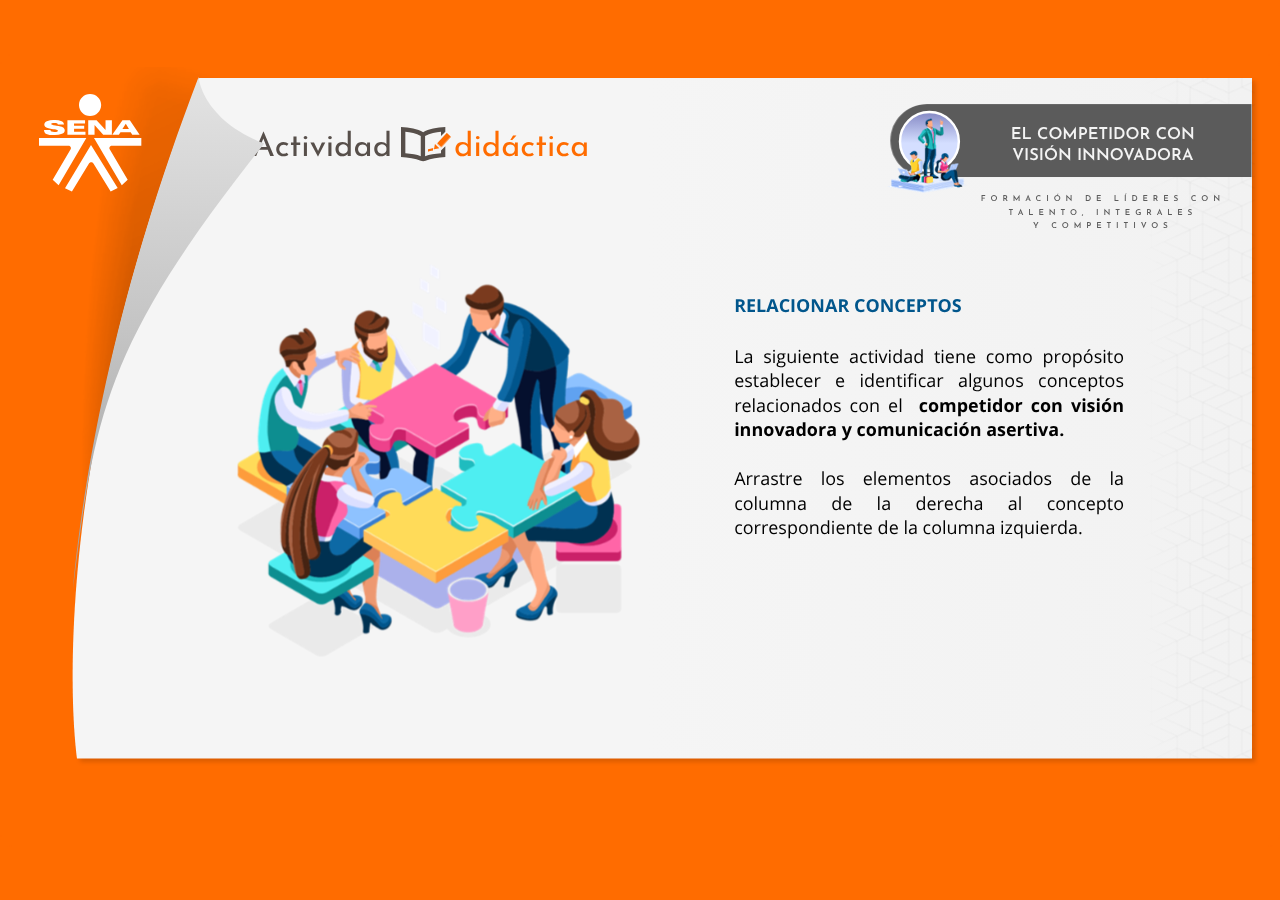
<file: public/media/actividad-1/index.html>
<!DOCTYPE html>
<html lang="es">
<head>
  <meta charset="utf-8">
  <!-- Creado con Storyline 360 - http://www.articulate.com  -->
  <!-- version: 3.42.22792.0 -->
  <title>SENA - Actividad Did&#225;ctica 01</title>
  <meta http-equiv="x-ua-compatible" content="IE=edge" />
  <link rel="icon" type="image/svg+xml" href="../../assets/images/logos/senaLogo.svg">
  <meta name="viewport" content="width=device-width, initial-scale=1.0, user-scalable=no, shrink-to-fit=no, minimal-ui" />
  <meta name="apple-mobile-web-app-capable" content="yes" />
  <style>
    html, body { height: 100%; padding: 0; margin: 0 }
    #app { height: 100%; width: 100%; }
  </style>
  
  <script>window.THREE = { };</script>
</head>
<body style="background: #FF6C00" class="cs-HTML theme-classic">
  <!-- 360 -->
  <script>!function(e){function n(e,i){return e.test(i)}function i(e){var i=e||navigator.userAgent,o=i.split("[FBAN");if(void 0!==o[1]&&(i=o[0]),this.apple={phone:n(t,i),ipod:n(d,i),tablet:!n(t,i)&&n(s,i),device:n(t,i)||n(d,i)||n(s,i)},this.amazon={phone:n(h,i),tablet:!n(h,i)&&n(a,i),device:n(h,i)||n(a,i)},this.android={phone:n(h,i)||n(b,i),tablet:!n(h,i)&&!n(b,i)&&(n(a,i)||n(r,i)),device:n(h,i)||n(a,i)||n(b,i)||n(r,i)},this.windows={phone:n(l,i),tablet:n(p,i),device:n(l,i)||n(p,i)},this.other={blackberry:n(f,i),blackberry10:n(u,i),opera:n(c,i),firefox:n(A,i),chrome:n(w,i),device:n(f,i)||n(u,i)||n(c,i)||n(A,i)||n(w,i)},this.seven_inch=n(v,i),this.any=this.apple.device||this.android.device||this.windows.device||this.other.device||this.seven_inch,this.phone=this.apple.phone||this.android.phone||this.windows.phone,this.tablet=this.apple.tablet||this.android.tablet||this.windows.tablet,"undefined"==typeof window)return this}function o(){var e=new i;return e.Class=i,e}var t=/iPhone/i,d=/iPod/i,s=/iPad/i,b=/(?=.*\bAndroid\b)(?=.*\bMobile\b)/i,r=/Android/i,h=/(?=.*\bAndroid\b)(?=.*\bSD4930UR\b)/i,a=/(?=.*\bAndroid\b)(?=.*\b(?:KFOT|KFTT|KFJWI|KFJWA|KFSOWI|KFTHWI|KFTHWA|KFAPWI|KFAPWA|KFARWI|KFASWI|KFSAWI|KFSAWA)\b)/i,l=/IEMobile/i,p=/(?=.*\bWindows\b)(?=.*\bARM\b)/i,f=/BlackBerry/i,u=/BB10/i,c=/Opera Mini/i,w=/(CriOS|Chrome)(?=.*\bMobile\b)/i,A=/(?=.*\bFirefox\b)(?=.*\bMobile\b)/i,v=new RegExp("(?:Nexus 7|BNTV250|Kindle Fire|Silk|GT-P1000)","i");"undefined"!=typeof module&&module.exports&&"undefined"==typeof window?module.exports=i:"undefined"!=typeof module&&module.exports&&"undefined"!=typeof window?module.exports=o():"function"==typeof define&&define.amd?define("isMobile",[],e.isMobile=o()):e.isMobile=o()}(this);
    window.isMobile.apple.tablet = window.isMobile.apple.tablet ||
      (navigator.platform === 'MacIntel' && navigator.maxTouchPoints > 1);
    window.isMobile.apple.device = window.isMobile.apple.device || window.isMobile.apple.tablet;
    window.isMobile.tablet = window.isMobile.tablet || window.isMobile.apple.tablet;
    window.isMobile.any = window.isMobile.any || window.isMobile.apple.tablet;
  </script>

  <div id="focus-sink" aria-hidden="true" tabIndex="-1"></div>

  <div id="preso"></div>
  <script>
    window.DS = {};
    window.globals = {
      DATA_PATH_BASE: '',
      HAS_FRAME: true,
      HAS_SLIDE: true,

      lmsPresent: false,
      tinCanPresent: false,
      cmi5Present: false,
      aoSupport: false,
      scale: 'show all',
      captureRc: false,
      browserSize: 'optimal',
      bgColor: '#FF6C00',
      features: '',
      themeName: 'classic',
      preloaderColor: '#FFFFFF',
      suppressAnalytics: false,
      productChannel: 'stable',
      publishSource: 'storyline',
      aid: 'aid|942dc008-53e3-4bf8-be6b-c91d208d2bb5',
      cid: 'fd4fcdb6-d3c5-4390-a3dd-eb095a2bc740',
      playerVersion: '3.42.22792.0',
      maxIosVideoElements: 5,

      
      parseParams: function(qs) {
        if (window.globals.parsedParams != null) {
          return window.globals.parsedParams;
        }
        qs = (qs || window.location.search.substr(1)).split('+').join(' ');
        var params = {},
            tokens,
            re = /[?&]?([^=]+)=([^&]*)/g;

        while (tokens = re.exec(qs)) {
          params[decodeURIComponent(tokens[1]).trim()] =
            decodeURIComponent(tokens[2]).trim();
        }
        window.globals.parsedParams = params;
        return params;
      }

    };

    (function() {

      var classTypes = [ 'desktop', 'mobile', 'phone', 'tablet' ];

      var addDeviceClasses = function(prefix, testObj) {
        var curr, i;
        for (i = 0; i < classTypes.length; i++) {
          curr = classTypes[i];
          if (testObj[curr]) {
            document.body.classList.add(prefix + curr);
          }
        }
      };

      var params = window.globals.parseParams(),
          isDevicePreview = params.devicepreview === '1',
          isPhoneOverride = params.deviceType === 'phone' || (isDevicePreview && params.phone == '1'),
          isTabletOverride = (params.deviceType === 'tablet' || isDevicePreview) && !isPhoneOverride,
          isMobileOverride = isPhoneOverride || isTabletOverride;

      var deviceView = {
        desktop: !window.isMobile.any && !isMobileOverride,
        mobile: window.isMobile.any || isMobileOverride,
        phone: isPhoneOverride || (window.isMobile.phone && !isTabletOverride),
        tablet: isTabletOverride || window.isMobile.tablet
      };

      window.globals.deviceView = deviceView;
      window.isMobile.desktop = !window.isMobile.any;
      window.isMobile.mobile = window.isMobile.any;

      addDeviceClasses('view-', deviceView);

    })();
  </script>
  
  <script src='story_content/user.js' type=text/javascript></script>
  <div class="slide-loader"></div>

  <script type="text/javascript">
    if (window.globals.deviceView.isMobile) { var doc = document, loader = doc.body.querySelector('.slide-loader'); [ 1, 2, 3 ].forEach(function(n) { var d = doc.createElement('div'); d.style.backgroundColor = window.globals.preloaderColor; d.classList.add('mobile-loader-dot'); d.classList.add('dot' + n); loader.appendChild(d); }); }
  </script>

  <div class="mobile-load-title-overlay" style="display: none">
    <div class="mobile-load-title">SENA - Actividad Did&#225;ctica 01</div>
  </div>

  <div class="mobile-chrome-warning"></div>

  <script>
    
    if (window.autoSpider && window.vInterfaceObject) {
      document.querySelector('.mobile-load-title-overlay').style.display = 'none';
    }
  </script>

  

  <link rel="stylesheet" href="html5/data/css/output.min.css" data-noprefix />
</body>
<script src="html5/lib/scripts/ds-bootstrap.min.js"></script>
</html>
</file>
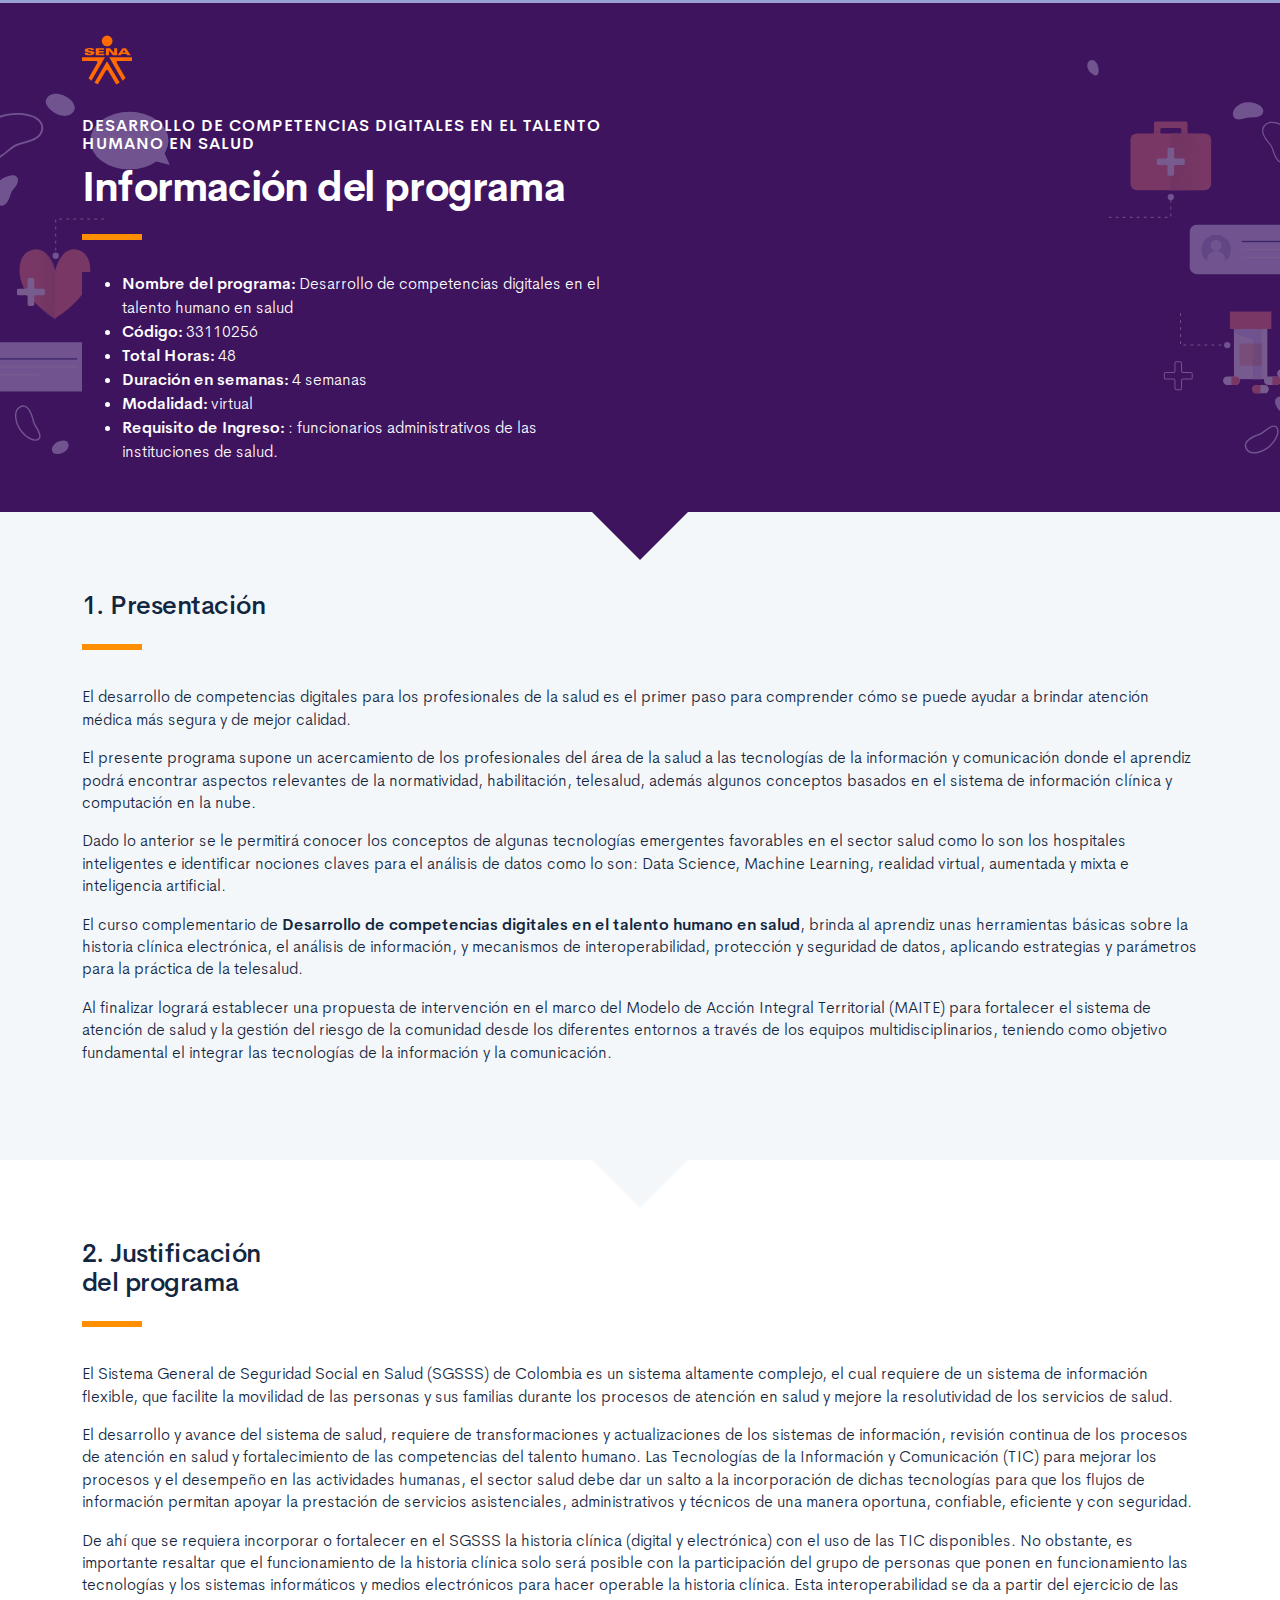
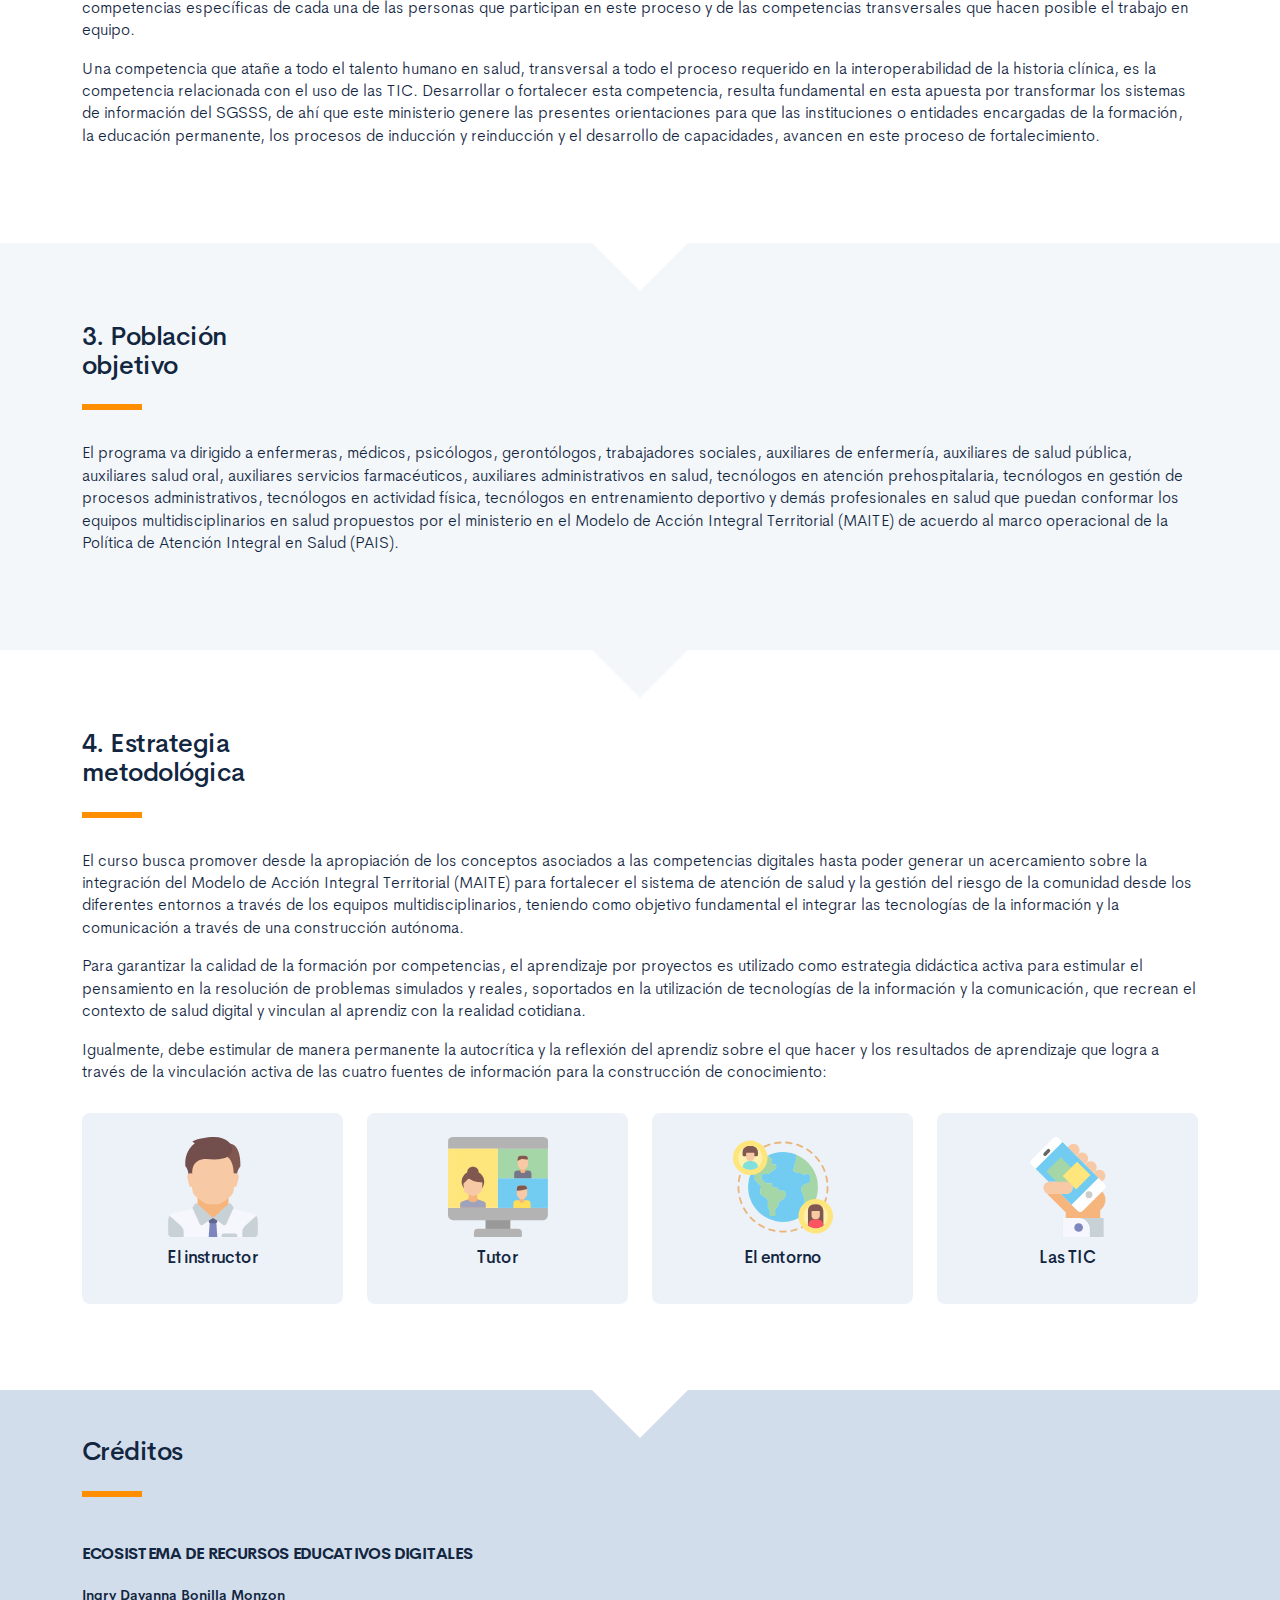
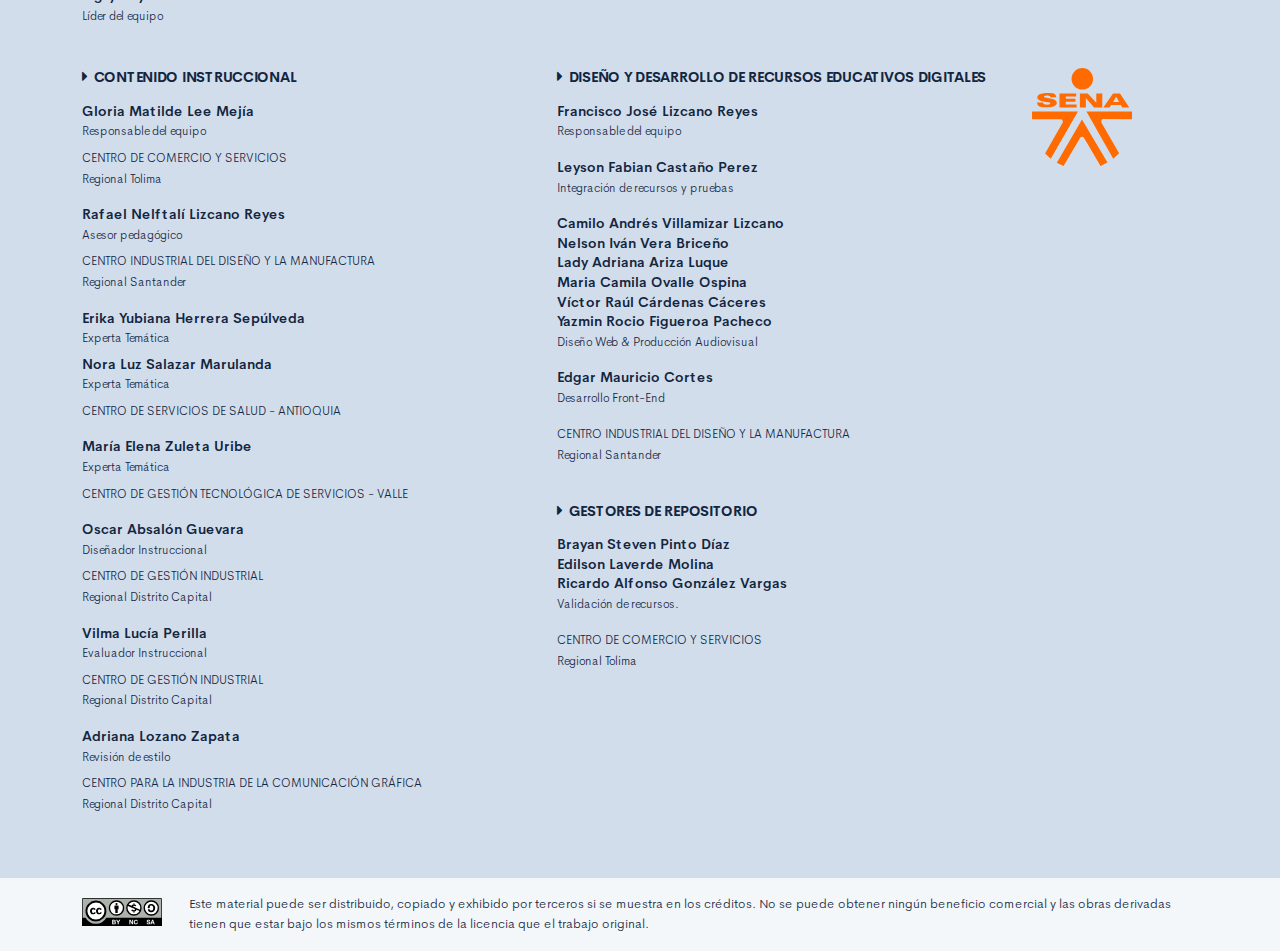
<file: public/info.html>
<!DOCTYPE html>
<html lang="es">
    <head>
        <meta charset="UTF-8">
        <meta name="viewport" content="width=device-width, user-scalable=no, initial-scale=1.0, maximum-scale=1.0, minimum-scale=1.0">
        <title>Información del programa: Desarrollo de competencias digitales en el talento humano en salud</title>
        <meta meta name="description" content="Informacioón del programa Desarrollo de competencias digitales en el talento humano en salud.">
        <link rel="icon" type="image/svg+xml" href="assets/images/logos/senaLogo.svg">
        <link rel="stylesheet" href="assets/fonts/feather/feather.css">
        <link rel="stylesheet" href="assets/fonts/fontawesome/css/font-awesome.css">
        <link href="assets/css/fancybox.css" rel="stylesheet">
        <link href="assets/css/animate.css" rel="stylesheet">
        <link rel="stylesheet" href="assets/css/main.css">
    </head>
    <body class="theme-dark page-header-textura" id="page-home">
        <header class="curso-presentacion page-header" id="CursoPresentacion">
            <div class="page-textura">
                <div class="container">
                    <div class="curso-topbar justify-content-center justify-content-md-start"><a class="curso-topbar__logo"><svg xmlns="http://www.w3.org/2000/svg" width="168.273" height="164.177" viewBox="0 0 168.273 164.177">
                                <path id="SENA_LOGO" data-name="SENA LOGO" d="M85.349,1a18.09,18.09,0,1,0,18.09,18.09h0A18.1,18.1,0,0,0,85.349,1ZM25.617,42.983a33.722,33.722,0,0,0-9.386,1.024,11.156,11.156,0,0,0-5.12,2.56A5.346,5.346,0,0,0,10.086,52.2c.683,1.707,2.56,2.9,4.608,3.584,4.437,1.536,9.386,1.877,13.994,2.731a5.1,5.1,0,0,1,2.389,1.024,1.369,1.369,0,0,1-.683,2.048,9.146,9.146,0,0,1-5.291.683A8.354,8.354,0,0,1,20.5,61.244a1.962,1.962,0,0,1-.853-2.389H9.233A7.663,7.663,0,0,0,10.6,63.463a7.59,7.59,0,0,0,4.267,2.389A28.541,28.541,0,0,0,23.4,66.876,52.426,52.426,0,0,0,35,66.023a11.043,11.043,0,0,0,5.8-2.9,5.358,5.358,0,0,0-1.365-8.533,21.267,21.267,0,0,0-5.8-2.048c-3.072-.683-5.973-1.024-9.045-1.536a9.114,9.114,0,0,1-3.072-.853,1.226,1.226,0,0,1,0-2.219,9.369,9.369,0,0,1,4.437-.683,10.554,10.554,0,0,1,4.608.853A1.877,1.877,0,0,1,31.59,49.81h9.9a5.669,5.669,0,0,0-1.195-3.584A8.875,8.875,0,0,0,35.515,43.5c-3.584-.341-6.827-.512-9.9-.512Zm21.333.683V67.217H75.792V62.1H57.531V57.489H73.744V52.54H57.531V48.786H75.109v-5.12Zm47.615,0H81.253V67.217H91.322V51.346l13.824,15.872h13.824V43.666H108.9v15.7Zm42.495,0L120.676,67.217h10.581l2.56-4.267H150.2l2.389,4.267h11.776l-15.53-23.551ZM142.35,49.3l5.12,8.533h-10.41ZM.7,74.044l.171,12.8L49,86.673c2.389.512,3.925,2.048,3.413,5.8l-29.7,51.711,9.557,9.045L78.01,74.044Zm91.646,0L137.4,152.89l9.9-8.874L117.433,92.3c-.512-3.584.853-5.291,3.413-5.8l48.127.171V74.044ZM84.837,87.185,42.512,159.546l11.264,5.461,28.159-47.615a4.283,4.283,0,0,1,2.9-1.195,4.681,4.681,0,0,1,3.072,1.195l28.159,47.786,11.605-5.973Z" transform="translate(-0.7 -1)" fill="#FF6B00" />
                            </svg>
                        </a></div>
                    <div class="curso-portada">
                        <div class="row align-items-center">
                            <div class="col-12 col-lg-6">
                                <h3 class="curso-subtitulo">Desarrollo de competencias digitales en el talento humano en salud</h3>
                                <h1 class="curso-titulo">Información del programa</h1>
                                <div class="brand-line-primary"></div>
                                <p class="curso-descripcion">
                                <ul class="bg-brand-color-dark text-white">
                                    <li> <span><strong>Nombre del programa:</strong> Desarrollo de competencias digitales en el talento humano en salud</span></li>
                                    <li> <span><strong>Código:</strong> 33110256</span></li>
                                    <li> <span><strong>Total Horas:</strong> 48</span></li>
                                    <li> <span><strong>Duración en semanas:</strong> 4 semanas</span></li>
                                    <li> <span><strong>Modalidad:</strong> virtual</span></li>
                                    <li> <span><strong>Requisito de Ingreso:</strong> : funcionarios administrativos de las instituciones de salud.</span></li>
                                </ul>
                                </p>
                            </div>
                            <div class="col-12 col-lg-6">
                                <div class="embed-responsive embed-responsive-16by9"><iframe class="embed-responsive-item" width="560" height="315" src="https://www.youtube.com/embed/8jap2E157AM" frameborder="0" allow="accelerometer; autoplay; encrypted-media; gyroscope; picture-in-picture" allowfullscreen=""> </iframe></div>
                            </div>
                        </div>
                    </div>
                </div>
            </div>
        </header>
        <section class="section section-dark" id="Presentacion">
            <div class="container">
                <h1> 1. Presentación</h1>
                <div class="brand-line-primary"></div>
                <p class="mt-5">El desarrollo de competencias digitales para los profesionales de la salud es el primer paso para comprender cómo se puede ayudar a brindar atención médica más segura y de mejor calidad.</p>
                <p>El presente programa supone un acercamiento de los profesionales del área de la salud a las tecnologías de la información y comunicación donde el aprendiz podrá encontrar aspectos relevantes de la normatividad, habilitación, telesalud, además algunos conceptos basados en el sistema de información clínica y computación en la nube.</p>
                <p>Dado lo anterior se le permitirá conocer los conceptos de algunas tecnologías emergentes favorables en el sector salud como lo son los hospitales inteligentes e identificar nociones claves para el análisis de datos como lo son: Data Science, Machine Learning, realidad virtual, aumentada y mixta e inteligencia artificial. </p>
                <p>El curso complementario de <strong>Desarrollo de competencias digitales en el talento humano en salud</strong>, brinda al aprendiz unas herramientas básicas sobre la historia clínica electrónica, el análisis de información, y mecanismos de interoperabilidad, protección y seguridad de datos, aplicando estrategias y parámetros para la práctica de la telesalud.</p>
                <p>Al finalizar logrará establecer una propuesta de intervención en el marco del Modelo de Acción Integral Territorial (MAITE) para fortalecer el sistema de atención de salud y la gestión del riesgo de la comunidad desde los diferentes entornos a través de los equipos multidisciplinarios, teniendo como objetivo fundamental el integrar las tecnologías de la información y la comunicación.</p>
            </div>
        </section>
        <section class="section section-light" id="Justificacion">
            <div class="container">
                <h1> 2. Justificación<br> del programa</h1>
                <div class="brand-line-primary"></div>
                <p class="mt-5">El Sistema General de Seguridad Social en Salud (SGSSS) de Colombia es un sistema altamente complejo, el cual requiere de un sistema de información flexible, que facilite la movilidad de las personas y sus familias durante los procesos de atención en salud y mejore la resolutividad de los servicios de salud. </p>
                <p>El desarrollo y avance del sistema de salud, requiere de transformaciones y actualizaciones de los sistemas de información, revisión continua de los procesos de atención en salud y fortalecimiento de las competencias del talento humano. Las Tecnologías de la Información y Comunicación (TIC) para mejorar los procesos y el desempeño en las actividades humanas, el sector salud debe dar un salto a la incorporación de dichas tecnologías para que los flujos de información permitan apoyar la prestación de servicios asistenciales, administrativos y técnicos de una manera oportuna, confiable, eficiente y con seguridad. </p>
                <p>De ahí que se requiera incorporar o fortalecer en el SGSSS la historia clínica (digital y electrónica) con el uso de las TIC disponibles. No obstante, es importante resaltar que el funcionamiento de la historia clínica solo será posible con la participación del grupo de personas que ponen en funcionamiento las tecnologías y los sistemas informáticos y medios electrónicos para hacer operable la historia clínica. Esta interoperabilidad se da a partir del ejercicio de las competencias específicas de cada una de las personas que participan en este proceso y de las competencias transversales que hacen posible el trabajo en equipo. </p>
                <p>Una competencia que atañe a todo el talento humano en salud, transversal a todo el proceso requerido en la interoperabilidad de la historia clínica, es la competencia relacionada con el uso de las TIC. Desarrollar o fortalecer esta competencia, resulta fundamental en esta apuesta por transformar los sistemas de información del SGSSS, de ahí que este ministerio genere las presentes orientaciones para que las instituciones o entidades encargadas de la formación, la educación permanente, los procesos de inducción y reinducción y el desarrollo de capacidades, avancen en este proceso de fortalecimiento.</p>
            </div>
        </section>
        <section class="section section-dark" id="Poblacion">
            <div class="container">
                <h1> 3. Población <br>objetivo</h1>
                <div class="brand-line-primary"></div>
                <p>El programa va dirigido a enfermeras, médicos, psicólogos, gerontólogos, trabajadores sociales, auxiliares de enfermería, auxiliares de salud pública, auxiliares salud oral, auxiliares servicios farmacéuticos, auxiliares administrativos en salud, tecnólogos en atención prehospitalaria, tecnólogos en gestión de procesos administrativos, tecnólogos en actividad física, tecnólogos en entrenamiento deportivo y demás profesionales en salud que puedan conformar los equipos multidisciplinarios en salud propuestos por el ministerio en el Modelo de Acción Integral Territorial (MAITE) de acuerdo al marco operacional de la Política de Atención Integral en Salud (PAIS).</p>
            </div>
        </section>
        <section class="section section-light" id="Estrategia">
            <div class="container">
                <h1>4. Estrategia <br>metodológica</h1>
                <div class="brand-line-primary"></div>
                <p>El curso busca promover desde la apropiación de los conceptos asociados a las competencias digitales hasta poder generar un acercamiento sobre la integración del Modelo de Acción Integral Territorial (MAITE) para fortalecer el sistema de atención de salud y la gestión del riesgo de la comunidad desde los diferentes entornos a través de los equipos multidisciplinarios, teniendo como objetivo fundamental el integrar las tecnologías de la información y la comunicación a través de una construcción autónoma.</p>
                <p>Para garantizar la calidad de la formación por competencias, el aprendizaje por proyectos es utilizado como estrategia didáctica activa para estimular el pensamiento en la resolución de problemas simulados y reales, soportados en la utilización de tecnologías de la información y la comunicación, que recrean el contexto de salud digital y vinculan al aprendiz con la realidad cotidiana.</p>
                <p>Igualmente, debe estimular de manera permanente la autocrítica y la reflexión del aprendiz sobre el que hacer y los resultados de aprendizaje que logra a través de la vinculación activa de las cuatro fuentes de información para la construcción de conocimiento:</p>
                <div class="row mt-4">
                    <article class="col-md-6 col-lg-3 my-2">
                        <div class="box bg-gray-200 d-flex flex-column justify-content-center align-items-center p-4 rounded-lg"><img class="img-fluid" src="assets/images/info/tutor.svg" style="width: 100px; height: 100px;">
                            <h3 class="my-3">El instructor </h3>
                        </div>
                    </article>
                    <article class="col-md-6 col-lg-3 my-2">
                        <div class="box bg-gray-200 d-flex flex-column justify-content-center align-items-center p-4 rounded-lg"><img class="img-fluid" src="assets/images/info/colaborativo.svg" style="width: 100px; height: 100px;">
                            <h3 class="my-3">Tutor </h3>
                        </div>
                    </article>
                    <article class="col-md-6 col-lg-3 my-2">
                        <div class="box bg-gray-200 d-flex flex-column justify-content-center align-items-center p-4 rounded-lg"><img class="img-fluid" src="assets/images/info/entorno.svg" style="width: 100px; height: 100px;">
                            <h3 class="my-3">El entorno </h3>
                        </div>
                    </article>
                    <article class="col-md-6 col-lg-3 my-2">
                        <div class="box bg-gray-200 d-flex flex-column justify-content-center align-items-center p-4 rounded-lg" style="height: 100%;"><img class="img-fluid" src="assets/images/info/tic.svg" style="width: 100px; height: 100px;">
                            <h3 class="my-3">Las TIC</h3>
                        </div>
                    </article>
                </div>
            </div>
        </section>
        <footer class="footer" id="Creditos">
            <div class="container">
                <h1>Créditos </h1>
                <div class="brand-line-primary"></div>
                <div class="row">
                    <div class="col-12 col-md-5">
                        <h3 class="footer-subtitulo mb-4">ECOSISTEMA DE RECURSOS EDUCATIVOS DIGITALES </h3>
                        <p class="footer-texto mb-2"><strong>Ingry Dayanna Bonilla Monzon </strong><br /> <span class="text-small">Líder del equipo</span></p>
                    </div>
                </div>
                <div class="row mt-5">
                    <div class="col-12 col-md-5">
                        <h4 class="footer-subtitulo-2 mt-0">
                            <div class="fa fa-caret-right mr-2"></div>Contenido Instruccional
                        </h4>
                        <p class="footer-texto mb-2"><strong>Gloria Matilde Lee Mejía </strong><br /> <span class="text-small">Responsable del equipo</span></p>
                        <p class="footer-texto"><span class="text-small text-uppercase">Centro de Comercio y Servicios</span><br /><span class="text-small">Regional Tolima</span></p>
                        <p class="footer-texto mb-2"><strong>Rafael Nelftalí Lizcano Reyes</strong><br /> <span class="text-small">Asesor pedagógico<br /></span></p>
                        <p class="footer-texto"><span class="text-small text-uppercase">CENTRO INDUSTRIAL DEL DISEÑO Y LA MANUFACTURA </span><br /><span class="text-small">Regional Santander </span></p>
                        <p class="footer-texto mb-2"><strong>Erika Yubiana Herrera Sepúlveda</strong><br /><span class="text-small">Experta Temática<br /></span></p>
                        <p class="footer-texto mb-2"><strong>Nora Luz Salazar Marulanda</strong><br /><span class="text-small">Experta Temática<br /></span></p>
                        <p class="footer-texto"><span class="text-small text-uppercase">Centro de servicios de salud - Antioquia</span></p>
                        <p class="footer-texto mb-2"><strong>María Elena Zuleta Uribe </strong><br /><span class="text-small">Experta Temática<br /></span></p>
                        <p class="footer-texto"><span class="text-small text-uppercase">Centro de gestión tecnológica de servicios - Valle</span></p>
                        <p class="footer-texto mb-2"><strong>Oscar Absalón Guevara</strong><br /> <span class="text-small">Diseñador Instruccional<br /></span></p>
                        <p class="footer-texto"><span class="text-small text-uppercase">Centro de Gestión Industrial </span><br /><span class="text-small">Regional Distrito Capital</span></p>
                        <p class="footer-texto mb-2"><strong>Vilma Lucía Perilla</strong><br /> <span class="text-small">Evaluador Instruccional<br /></span></p>
                        <p class="footer-texto"><span class="text-small text-uppercase">Centro de Gestión Industrial </span><br /><span class="text-small">Regional Distrito Capital</span></p>
                        <p class="footer-texto mb-2"><strong>Adriana Lozano Zapata</strong><br /> <span class="text-small">Revisión de estilo<br /></span></p>
                        <p class="footer-texto"><span class="text-small text-uppercase">Centro para la Industria de la Comunicación Gráfica</span><br /><span class="text-small">Regional Distrito Capital</span></p>
                    </div>
                    <div class="col-12 col-md-5">
                        <h4 class="footer-subtitulo-2 mt-0">
                            <div class="fa fa-caret-right mr-2"></div>Diseño y desarrollo de recursos educativos digitales
                        </h4>
                        <p class="footer-texto"><strong>Francisco José Lizcano Reyes </strong><br /> <span class="text-small">Responsable del equipo<br /></span></p>
                        <p class="footer-texto"><strong>Leyson Fabian Castaño Perez</strong><br /> <span class="text-small">Integración de recursos y pruebas<br /></span></p>
                        <p class="footer-texto"> <strong>Camilo Andrés Villamizar Lizcano</strong><br />
                            <strong>Nelson Iván Vera Briceño</strong><br />
                            <strong>Lady Adriana Ariza Luque</strong><br />
                            <strong>Maria Camila Ovalle Ospina </strong><br />
                            <strong>Víctor Raúl Cárdenas Cáceres</strong><br>
                            <strong>Yazmin Rocio Figueroa Pacheco</strong><br /><span class="text-small">Diseño Web & Producción Audiovisual<br /></span></p>
                        <p class="footer-texto"><strong>Edgar Mauricio Cortes</strong><br /> <span class="text-small">Desarrollo Front-End<br /></span></p>
                        <p class="footer-texto"><span class="text-small text-uppercase">CENTRO INDUSTRIAL DEL DISEÑO Y LA MANUFACTURA </span><br /><span class="text-small">Regional Santander </span></p>
                        <h4 class="footer-subtitulo-2 mt-5">
                            <div class="fa fa-caret-right mr-2"></div>Gestores de repositorio
                        </h4>
                        <p class="footer-texto"><strong>Brayan Steven Pinto Díaz </strong><br />
                            <strong>Edilson Laverde Molina </strong><br />
                            <strong>Ricardo Alfonso González Vargas </strong><br /><span class="text-small">Validación de recursos.<br /></span></p>
                        <p class="footer-texto"><span class="text-small text-uppercase">Centro de comercio y servicios</span><br /><span class="text-small">Regional Tolima</span></p>
                    </div>
                    <div class="col-12 col-md-2">
                        <div class="d-flex flex-column justify-content-center"><img src="assets/images/logos/senaLogo.svg" style="max-width:100px" /></div>
                    </div>
                </div>
            </div>
        </footer>
        <section id="cc">
            <div class="container">
                <div class="d-flex flex-column flex-sm-row"><span class="pr-3"><i class="icon cc"></i></span><span>Este material puede ser distribuido, copiado y exhibido por terceros si se muestra en los créditos. No se puede obtener ningún beneficio comercial y las obras derivadas tienen que estar bajo los mismos términos de la licencia que el trabajo original.</span></div>
            </div>
        </section>
    </body>
</html>
</file>
<file: public/assets/fonts/feather/feather.css>
@font-face {
  font-family: 'Feather';
  src:
    url('fonts/Feather.ttf?sdxovp') format('truetype'),
    url('fonts/Feather.woff?sdxovp') format('woff'),
    url('fonts/Feather.svg?sdxovp#Feather') format('svg');
  font-weight: normal;
  font-style: normal;
}

.fe {
  /* use !important to prevent issues with browser extensions that change fonts */
  font-family: 'Feather' !important;
  speak: none;
  font-style: normal;
  font-weight: normal;
  font-variant: normal;
  text-transform: none;
  line-height: 1;

  /* Better Font Rendering =========== */
  -webkit-font-smoothing: antialiased;
  -moz-osx-font-smoothing: grayscale;
}

.fe-activity:before {
  content: "\e900";
}
.fe-airplay:before {
  content: "\e901";
}
.fe-alert-circle:before {
  content: "\e902";
}
.fe-alert-octagon:before {
  content: "\e903";
}
.fe-alert-triangle:before {
  content: "\e904";
}
.fe-align-center:before {
  content: "\e905";
}
.fe-align-justify:before {
  content: "\e906";
}
.fe-align-left:before {
  content: "\e907";
}
.fe-align-right:before {
  content: "\e908";
}
.fe-anchor:before {
  content: "\e909";
}
.fe-aperture:before {
  content: "\e90a";
}
.fe-archive:before {
  content: "\e90b";
}
.fe-arrow-down:before {
  content: "\e90c";
}
.fe-arrow-down-circle:before {
  content: "\e90d";
}
.fe-arrow-down-left:before {
  content: "\e90e";
}
.fe-arrow-down-right:before {
  content: "\e90f";
}
.fe-arrow-left:before {
  content: "\e910";
}
.fe-arrow-left-circle:before {
  content: "\e911";
}
.fe-arrow-right:before {
  content: "\e912";
}
.fe-arrow-right-circle:before {
  content: "\e913";
}
.fe-arrow-up:before {
  content: "\e914";
}
.fe-arrow-up-circle:before {
  content: "\e915";
}
.fe-arrow-up-left:before {
  content: "\e916";
}
.fe-arrow-up-right:before {
  content: "\e917";
}
.fe-at-sign:before {
  content: "\e918";
}
.fe-award:before {
  content: "\e919";
}
.fe-bar-chart:before {
  content: "\e91a";
}
.fe-bar-chart-2:before {
  content: "\e91b";
}
.fe-battery:before {
  content: "\e91c";
}
.fe-battery-charging:before {
  content: "\e91d";
}
.fe-bell:before {
  content: "\e91e";
}
.fe-bell-off:before {
  content: "\e91f";
}
.fe-bluetooth:before {
  content: "\e920";
}
.fe-bold:before {
  content: "\e921";
}
.fe-book:before {
  content: "\e922";
}
.fe-book-open:before {
  content: "\e923";
}
.fe-bookmark:before {
  content: "\e924";
}
.fe-box:before {
  content: "\e925";
}
.fe-briefcase:before {
  content: "\e926";
}
.fe-calendar:before {
  content: "\e927";
}
.fe-camera:before {
  content: "\e928";
}
.fe-camera-off:before {
  content: "\e929";
}
.fe-cast:before {
  content: "\e92a";
}
.fe-check:before {
  content: "\e92b";
}
.fe-check-circle:before {
  content: "\e92c";
}
.fe-check-square:before {
  content: "\e92d";
}
.fe-chevron-down:before {
  content: "\e92e";
}
.fe-chevron-left:before {
  content: "\e92f";
}
.fe-chevron-right:before {
  content: "\e930";
}
.fe-chevron-up:before {
  content: "\e931";
}
.fe-chevrons-down:before {
  content: "\e932";
}
.fe-chevrons-left:before {
  content: "\e933";
}
.fe-chevrons-right:before {
  content: "\e934";
}
.fe-chevrons-up:before {
  content: "\e935";
}
.fe-chrome:before {
  content: "\e936";
}
.fe-circle:before {
  content: "\e937";
}
.fe-clipboard:before {
  content: "\e938";
}
.fe-clock:before {
  content: "\e939";
}
.fe-cloud:before {
  content: "\e93a";
}
.fe-cloud-drizzle:before {
  content: "\e93b";
}
.fe-cloud-lightning:before {
  content: "\e93c";
}
.fe-cloud-off:before {
  content: "\e93d";
}
.fe-cloud-rain:before {
  content: "\e93e";
}
.fe-cloud-snow:before {
  content: "\e93f";
}
.fe-code:before {
  content: "\e940";
}
.fe-codepen:before {
  content: "\e941";
}
.fe-command:before {
  content: "\e942";
}
.fe-compass:before {
  content: "\e943";
}
.fe-copy:before {
  content: "\e944";
}
.fe-corner-down-left:before {
  content: "\e945";
}
.fe-corner-down-right:before {
  content: "\e946";
}
.fe-corner-left-down:before {
  content: "\e947";
}
.fe-corner-left-up:before {
  content: "\e948";
}
.fe-corner-right-down:before {
  content: "\e949";
}
.fe-corner-right-up:before {
  content: "\e94a";
}
.fe-corner-up-left:before {
  content: "\e94b";
}
.fe-corner-up-right:before {
  content: "\e94c";
}
.fe-cpu:before {
  content: "\e94d";
}
.fe-credit-card:before {
  content: "\e94e";
}
.fe-crop:before {
  content: "\e94f";
}
.fe-crosshair:before {
  content: "\e950";
}
.fe-database:before {
  content: "\e951";
}
.fe-delete:before {
  content: "\e952";
}
.fe-disc:before {
  content: "\e953";
}
.fe-dollar-sign:before {
  content: "\e954";
}
.fe-download:before {
  content: "\e955";
}
.fe-download-cloud:before {
  content: "\e956";
}
.fe-droplet:before {
  content: "\e957";
}
.fe-edit:before {
  content: "\e958";
}
.fe-edit-2:before {
  content: "\e959";
}
.fe-edit-3:before {
  content: "\e95a";
}
.fe-external-link:before {
  content: "\e95b";
}
.fe-eye:before {
  content: "\e95c";
}
.fe-eye-off:before {
  content: "\e95d";
}
.fe-facebook:before {
  content: "\e95e";
}
.fe-fast-forward:before {
  content: "\e95f";
}
.fe-feather:before {
  content: "\e960";
}
.fe-file:before {
  content: "\e961";
}
.fe-file-minus:before {
  content: "\e962";
}
.fe-file-plus:before {
  content: "\e963";
}
.fe-file-text:before {
  content: "\e964";
}
.fe-film:before {
  content: "\e965";
}
.fe-filter:before {
  content: "\e966";
}
.fe-flag:before {
  content: "\e967";
}
.fe-folder:before {
  content: "\e968";
}
.fe-folder-minus:before {
  content: "\e969";
}
.fe-folder-plus:before {
  content: "\e96a";
}
.fe-gift:before {
  content: "\e96b";
}
.fe-git-branch:before {
  content: "\e96c";
}
.fe-git-commit:before {
  content: "\e96d";
}
.fe-git-merge:before {
  content: "\e96e";
}
.fe-git-pull-request:before {
  content: "\e96f";
}
.fe-github:before {
  content: "\e970";
}
.fe-gitlab:before {
  content: "\e971";
}
.fe-globe:before {
  content: "\e972";
}
.fe-grid:before {
  content: "\e973";
}
.fe-hard-drive:before {
  content: "\e974";
}
.fe-hash:before {
  content: "\e975";
}
.fe-headphones:before {
  content: "\e976";
}
.fe-heart:before {
  content: "\e977";
}
.fe-help-circle:before {
  content: "\e978";
}
.fe-home:before {
  content: "\e979";
}
.fe-image:before {
  content: "\e97a";
}
.fe-inbox:before {
  content: "\e97b";
}
.fe-info:before {
  content: "\e97c";
}
.fe-instagram:before {
  content: "\e97d";
}
.fe-italic:before {
  content: "\e97e";
}
.fe-layers:before {
  content: "\e97f";
}
.fe-layout:before {
  content: "\e980";
}
.fe-life-buoy:before {
  content: "\e981";
}
.fe-link:before {
  content: "\e982";
}
.fe-link-2:before {
  content: "\e983";
}
.fe-linkedin:before {
  content: "\e984";
}
.fe-list:before {
  content: "\e985";
}
.fe-loader:before {
  content: "\e986";
}
.fe-lock:before {
  content: "\e987";
}
.fe-log-in:before {
  content: "\e988";
}
.fe-log-out:before {
  content: "\e989";
}
.fe-mail:before {
  content: "\e98a";
}
.fe-map:before {
  content: "\e98b";
}
.fe-map-pin:before {
  content: "\e98c";
}
.fe-maximize:before {
  content: "\e98d";
}
.fe-maximize-2:before {
  content: "\e98e";
}
.fe-menu:before {
  content: "\e98f";
}
.fe-message-circle:before {
  content: "\e990";
}
.fe-message-square:before {
  content: "\e991";
}
.fe-mic:before {
  content: "\e992";
}
.fe-mic-off:before {
  content: "\e993";
}
.fe-minimize:before {
  content: "\e994";
}
.fe-minimize-2:before {
  content: "\e995";
}
.fe-minus:before {
  content: "\e996";
}
.fe-minus-circle:before {
  content: "\e997";
}
.fe-minus-square:before {
  content: "\e998";
}
.fe-monitor:before {
  content: "\e999";
}
.fe-moon:before {
  content: "\e99a";
}
.fe-more-horizontal:before {
  content: "\e99b";
}
.fe-more-vertical:before {
  content: "\e99c";
}
.fe-move:before {
  content: "\e99d";
}
.fe-music:before {
  content: "\e99e";
}
.fe-navigation:before {
  content: "\e99f";
}
.fe-navigation-2:before {
  content: "\e9a0";
}
.fe-octagon:before {
  content: "\e9a1";
}
.fe-package:before {
  content: "\e9a2";
}
.fe-paperclip:before {
  content: "\e9a3";
}
.fe-pause:before {
  content: "\e9a4";
}
.fe-pause-circle:before {
  content: "\e9a5";
}
.fe-percent:before {
  content: "\e9a6";
}
.fe-phone:before {
  content: "\e9a7";
}
.fe-phone-call:before {
  content: "\e9a8";
}
.fe-phone-forwarded:before {
  content: "\e9a9";
}
.fe-phone-incoming:before {
  content: "\e9aa";
}
.fe-phone-missed:before {
  content: "\e9ab";
}
.fe-phone-off:before {
  content: "\e9ac";
}
.fe-phone-outgoing:before {
  content: "\e9ad";
}
.fe-pie-chart:before {
  content: "\e9ae";
}
.fe-play:before {
  content: "\e9af";
}
.fe-play-circle:before {
  content: "\e9b0";
}
.fe-plus:before {
  content: "\e9b1";
}
.fe-plus-circle:before {
  content: "\e9b2";
}
.fe-plus-square:before {
  content: "\e9b3";
}
.fe-pocket:before {
  content: "\e9b4";
}
.fe-power:before {
  content: "\e9b5";
}
.fe-printer:before {
  content: "\e9b6";
}
.fe-radio:before {
  content: "\e9b7";
}
.fe-refresh-ccw:before {
  content: "\e9b8";
}
.fe-refresh-cw:before {
  content: "\e9b9";
}
.fe-repeat:before {
  content: "\e9ba";
}
.fe-rewind:before {
  content: "\e9bb";
}
.fe-rotate-ccw:before {
  content: "\e9bc";
}
.fe-rotate-cw:before {
  content: "\e9bd";
}
.fe-rss:before {
  content: "\e9be";
}
.fe-save:before {
  content: "\e9bf";
}
.fe-scissors:before {
  content: "\e9c0";
}
.fe-search:before {
  content: "\e9c1";
}
.fe-send:before {
  content: "\e9c2";
}
.fe-server:before {
  content: "\e9c3";
}
.fe-settings:before {
  content: "\e9c4";
}
.fe-share:before {
  content: "\e9c5";
}
.fe-share-2:before {
  content: "\e9c6";
}
.fe-shield:before {
  content: "\e9c7";
}
.fe-shield-off:before {
  content: "\e9c8";
}
.fe-shopping-bag:before {
  content: "\e9c9";
}
.fe-shopping-cart:before {
  content: "\e9ca";
}
.fe-shuffle:before {
  content: "\e9cb";
}
.fe-sidebar:before {
  content: "\e9cc";
}
.fe-skip-back:before {
  content: "\e9cd";
}
.fe-skip-forward:before {
  content: "\e9ce";
}
.fe-slack:before {
  content: "\e9cf";
}
.fe-slash:before {
  content: "\e9d0";
}
.fe-sliders:before {
  content: "\e9d1";
}
.fe-smartphone:before {
  content: "\e9d2";
}
.fe-speaker:before {
  content: "\e9d3";
}
.fe-square:before {
  content: "\e9d4";
}
.fe-star:before {
  content: "\e9d5";
}
.fe-stop-circle:before {
  content: "\e9d6";
}
.fe-sun:before {
  content: "\e9d7";
}
.fe-sunrise:before {
  content: "\e9d8";
}
.fe-sunset:before {
  content: "\e9d9";
}
.fe-tablet:before {
  content: "\e9da";
}
.fe-tag:before {
  content: "\e9db";
}
.fe-target:before {
  content: "\e9dc";
}
.fe-terminal:before {
  content: "\e9dd";
}
.fe-thermometer:before {
  content: "\e9de";
}
.fe-thumbs-down:before {
  content: "\e9df";
}
.fe-thumbs-up:before {
  content: "\e9e0";
}
.fe-toggle-left:before {
  content: "\e9e1";
}
.fe-toggle-right:before {
  content: "\e9e2";
}
.fe-trash:before {
  content: "\e9e3";
}
.fe-trash-2:before {
  content: "\e9e4";
}
.fe-trending-down:before {
  content: "\e9e5";
}
.fe-trending-up:before {
  content: "\e9e6";
}
.fe-triangle:before {
  content: "\e9e7";
}
.fe-truck:before {
  content: "\e9e8";
}
.fe-tv:before {
  content: "\e9e9";
}
.fe-twitter:before {
  content: "\e9ea";
}
.fe-type:before {
  content: "\e9eb";
}
.fe-umbrella:before {
  content: "\e9ec";
}
.fe-underline:before {
  content: "\e9ed";
}
.fe-unlock:before {
  content: "\e9ee";
}
.fe-upload:before {
  content: "\e9ef";
}
.fe-upload-cloud:before {
  content: "\e9f0";
}
.fe-user:before {
  content: "\e9f1";
}
.fe-user-check:before {
  content: "\e9f2";
}
.fe-user-minus:before {
  content: "\e9f3";
}
.fe-user-plus:before {
  content: "\e9f4";
}
.fe-user-x:before {
  content: "\e9f5";
}
.fe-users:before {
  content: "\e9f6";
}
.fe-video:before {
  content: "\e9f7";
}
.fe-video-off:before {
  content: "\e9f8";
}
.fe-voicemail:before {
  content: "\e9f9";
}
.fe-volume:before {
  content: "\e9fa";
}
.fe-volume-1:before {
  content: "\e9fb";
}
.fe-volume-2:before {
  content: "\e9fc";
}
.fe-volume-x:before {
  content: "\e9fd";
}
.fe-watch:before {
  content: "\e9fe";
}
.fe-wifi:before {
  content: "\e9ff";
}
.fe-wifi-off:before {
  content: "\ea00";
}
.fe-wind:before {
  content: "\ea01";
}
.fe-x:before {
  content: "\ea02";
}
.fe-x-circle:before {
  content: "\ea03";
}
.fe-x-square:before {
  content: "\ea04";
}
.fe-youtube:before {
  content: "\ea05";
}
.fe-zap:before {
  content: "\ea06";
}
.fe-zap-off:before {
  content: "\ea07";
}
.fe-zoom-in:before {
  content: "\ea08";
}
.fe-zoom-out:before {
  content: "\ea09";
}
</file>
<file: public/media/actividad-1/html5/data/css/output.min.css>
@font-face {
  font-family: 'Open SansBold CharsBold1686DF30';
  src: url('[data-uri]');
  font-style: normal;
  font-weight: normal;
}
@font-face {
  font-family: 'Open Sans Charset1_ 6Rm7BB1B40E';
  src: url('[data-uri]');
  font-style: normal;
  font-weight: normal;
}
@font-face {
  font-family: 'Josefin Sans Charset1_ C41511B3';
  src: url('[data-uri]');
  font-style: normal;
  font-weight: normal;
}
@font-face {
  font-family: 'Josefin Sans SemiBoBold2336D00E';
  src: url('[data-uri]');
  font-style: normal;
  font-weight: normal;
}
@font-face {
  font-family: 'Open Sans Semibold bold3ECAA260';
  src: url('[data-uri]');
  font-style: normal;
  font-weight: normal;
}
@font-face {
  font-family: 'ArialBold Charset1_BoldE85B609A';
  src: url('[data-uri]');
  font-style: normal;
  font-weight: normal;
}
.cs-HTML {
  background: rgba(255, 108, 0, 1);
}
.cs-npnxnanbnsnfns00000000001 .cs-infopanel  {
  box-shadow: 0 1px 0 rgba(0, 0, 0, 1);
  background: rgba(255, 255, 255, 1);
}
.cs-npnxnanbnsnfns00000000001 .cs-infopanel .cs-link {
  color: rgba(124, 34, 128, 1);
}
.cs-npnxnanbnsnfns00000000001 .cs-infopanel .cs-link:hover {
  color: rgba(0, 0, 238, 1);
}
.cs-npnxnanbnsnfns00000000001 .cs-infopanel .cs-name {
  color: rgba(68, 68, 68, 1);
}
.cs-npnxnanbnsnfns00000000001 .cs-infopanel .cs-title {
  color: rgba(153, 153, 153, 1);
}
.cs-npnxnanbnsnfns00000000001 .cs-infopanelpopup  {
  box-shadow: 0 1px 0 rgba(0, 0, 0, 1);
  background: linear-gradient(180deg, rgba(29, 29, 29, 1) 0%, rgba(11, 11, 11, 1) 100%);
}
.cs-npnxnanbnsnfns00000000001 .cs-infopanelpopup .cs-link {
  color: rgba(255, 255, 255, 1);
}
.cs-npnxnanbnsnfns00000000001 .cs-infopanelpopup .cs-link:hover {
  color: rgba(117, 117, 117, 1);
}
.cs-npnxnanbnsnfns00000000001 .cs-infopanelpopup .cs-name {
  color: rgba(114, 114, 114, 1);
}
.cs-npnxnanbnsnfns00000000001 .cs-infopanelpopup .cs-bio {
  color: rgba(255, 255, 255, 1);
}
.cs-npnxnanbnsnfns00000000001 .cs-timer  {
  color: rgba(255, 255, 255, 1);
}
.cs-npnxnanbnsnfns00000000001 .cs-duration stop:first-child {
  stop-color: rgba(0, 215, 255, 1);
}
.cs-npnxnanbnsnfns00000000001 .cs-duration stop:last-child {
  stop-color: rgba(0, 171, 255, 1);
}
.cs-npnxnanbnsnfns00000000001 .cs-elapsed stop:first-child {
  stop-color: rgba(254, 227, 71, 1);
}
.cs-npnxnanbnsnfns00000000001 .cs-elapsed stop:last-child {
  stop-color: rgba(252, 204, 42, 1);
}
.cs-npnxnanbnsnfns00000000001 .cs-timer .cs-pie .cs-innerstroke {
  stroke: rgba(255, 255, 255, 1);
}
.cs-npnxnanbnsnfns00000000001 .cs-timer .cs-pie .cs-innerborder {
  stroke: rgba(204, 204, 204, 1);
}
.cs-npnxnanbnsnfns00000000001 .cs-window  {
  box-shadow: 0 8px 5px rgba(0, 0, 0, 0.2);
  border-color: rgba(29, 29, 29, 1);
  background: rgba(42, 42, 42, 1);
  color: rgba(255, 255, 255, 1);
}
.cs-npnxnanbnsnfns00000000001 .cs-window .cs-diva {
  border-color: rgba(49, 49, 49, 1);
}
.cs-npnxnanbnsnfns00000000001 .cs-window .cs-divb {
  border-color: rgba(14, 14, 14, 1);
}
.cs-npnxnanbnsnfns00000000001 .cs-editor .cs-editor-slide {
  color: rgba(255, 255, 255, 1);
}
.cs-npnxnanbnsnfns00000000001 .cs-editor .cs-editor-html {
  color: rgba(255, 255, 255, 1);
}
.cs-npnxnanbnsnfns00000000001 .cs-editor .cs-editor-button {
  text-shadow: 0 1px 0 rgba(0, 0, 0, 1);
  color: rgba(255, 255, 255, 1);
  border-color: rgba(3, 3, 3, 1);
  background: linear-gradient(180deg, rgba(51, 51, 51, 1) 0%, rgba(20, 20, 20, 1) 100%);
}
.cs-npnxnanbnsnfns00000000001 .cs-editor .cs-editor-button:hover {
  background: linear-gradient(180deg, rgba(58, 58, 58, 1) 0%, rgba(12, 12, 12, 1) 100%);
}
.cs-npnxnanbnsnfns00000000001 .cs-editor .cs-editor-button:active {
  background: linear-gradient(180deg, rgba(20, 20, 20, 1) 0%, rgba(50, 50, 50, 1) 100%);
}
.cs-npnxnanbnsnfns00000000001 .cs-listitem  {
  color: rgba(255, 255, 255, 1);
  border-color: rgba(52, 52, 52, 1);
}
.cs-npnxnanbnsnfns00000000001 .cs-listitem.cs-viewed {
  color: rgba(135, 135, 135, 1);
}
.cs-npnxnanbnsnfns00000000001 .cs-listitem.cs-selected {
  color: rgba(255, 255, 255, 1);
  background: rgba(63, 63, 63, 1);
}
.cs-npnxnanbnsnfns00000000001 .cs-listitem.cs-selected:hover {
  background: rgba(63, 63, 63, 1);
}
.cs-npnxnanbnsnfns00000000001 .cs-listitem.cs-selected.hover {
  background: rgba(63, 63, 63, 1);
}
.cs-npnxnanbnsnfns00000000001 .cs-listitem.cs-selected:focus {
  background: rgba(63, 63, 63, 1);
}
.cs-npnxnanbnsnfns00000000001 .cs-listitem .cs-icon-carrot {
  fill: rgba(255, 255, 255, 1);
}
.cs-npnxnanbnsnfns00000000001 .cs-listitem .cs-icon-carrot .cs-shadow {
  fill: rgba(0, 0, 0, 1);
}
.cs-npnxnanbnsnfns00000000001 .cs-listitem:hover {
  background: rgba(49, 49, 49, 1);
}
.cs-npnxnanbnsnfns00000000001 .cs-listitem.hover {
  background: rgba(49, 49, 49, 1);
}
.cs-npnxnanbnsnfns00000000001 .cs-listitem:focus {
  background: rgba(49, 49, 49, 1);
}
.cs-npnxnanbnsnfns00000000001 .cs-glossary  {
  color: rgba(255, 255, 255, 1);
}
.cs-npnxnanbnsnfns00000000001 .cs-glossary .cs-scrolling-panel {
  background: rgba(51, 51, 51, 1);
}
.cs-npnxnanbnsnfns00000000001 .cs-glossary .cs-term.cs-selected .cs-choice-list-trigger {
  color: rgba(255, 255, 255, 1);
  background: rgba(63, 63, 63, 1);
}
.cs-npnxnanbnsnfns00000000001 .cs-glossary .cs-term.cs-selected .cs-choice-list-trigger:focus {
  color: rgba(255, 255, 255, 1);
  background: rgba(63, 63, 63, 1);
}
.cs-npnxnanbnsnfns00000000001 .cs-glossary .cs-term:hover .cs-choice-list-trigger {
  background: rgba(28, 28, 28, 1);
}
.cs-npnxnanbnsnfns00000000001 .cs-glossary .cs-term.hover .cs-choice-list-trigger {
  background: rgba(28, 28, 28, 1);
}
.cs-npnxnanbnsnfns00000000001 .cs-glossary .cs-term .cs-choice-list-trigger:focus {
  background: rgba(28, 28, 28, 1);
}
.cs-npnxnanbnsnfns00000000001 .cs-glossary .cs-diva {
  border-color: rgba(61, 61, 61, 1);
}
.cs-npnxnanbnsnfns00000000001 .cs-glossary .cs-divb {
  border-color: rgba(32, 32, 32, 1);
}
.cs-npnxnanbnsnfns00000000001 .cs-glossary .cs-divc {
  border-color: rgba(61, 61, 61, 1);
}
.cs-npnxnanbnsnfns00000000001 .cs-glossary .cs-heading {
  color: rgba(255, 255, 255, 1);
}
.cs-npnxnanbnsnfns00000000001 .cs-resource .cs-separator {
  border-color: rgba(44, 44, 44, 1);
}
.cs-npnxnanbnsnfns00000000001 .cs-outline  {
  color: rgba(255, 255, 255, 1);
}
.cs-npnxnanbnsnfns00000000001 .cs-outline .cs-diva {
  border-color: rgba(28, 28, 28, 1);
}
.cs-npnxnanbnsnfns00000000001 .cs-outline .cs-divb {
  border-color: rgba(54, 54, 54, 1);
}
.cs-npnxnanbnsnfns00000000001 .cs-outline .cs-divc {
  border-color: rgba(52, 52, 52, 1);
}
.cs-npnxnanbnsnfns00000000001 .cs-outline .cs-search-filter:hover {
  color: rgba(117, 117, 117, 1);
}
.cs-npnxnanbnsnfns00000000001 .cs-outline .cs-search-filter.hover {
  color: rgba(117, 117, 117, 1);
}
.cs-npnxnanbnsnfns00000000001 .cs-transcript  {
  color: rgba(255, 255, 255, 1);
}
.cs-npnxnanbnsnfns00000000001 .cs-transcript .cs-div {
  border-color: rgba(44, 44, 44, 1);
}
.cs-npnxnanbnsnfns00000000001 .cs-tabs:not(.topmenu-item) {
  color: rgba(114, 114, 114, 1);
}
.cs-npnxnanbnsnfns00000000001 .cs-tabs .cs-inner-button:not(.topmenu-item) {
  text-shadow: 0 1px 0 rgba(0, 0, 0, 1);
}
.cs-npnxnanbnsnfns00000000001 .cs-tabs:hover:not(.topmenu-item) {
  color: rgba(82, 84, 84, 1);
}
.cs-npnxnanbnsnfns00000000001 .cs-tabs.cs-selected {
  background: rgba(36, 36, 36, 1);
  color: rgba(255, 255, 255, 1);
}
.cs-npnxnanbnsnfns00000000001 .cs-seekcontrol  {
  background: linear-gradient(180deg, rgba(51, 51, 51, 1) 0%, rgba(20, 20, 20, 1) 100%);
  border-color: rgba(3, 3, 3, 1);
}
.cs-npnxnanbnsnfns00000000001 .cs-seekcontrol .cs-button:hover .cs-icon {
  fill: rgba(255, 255, 255, 1);
}
.cs-npnxnanbnsnfns00000000001 .cs-seekcontrol .cs-button.hover .cs-icon {
  fill: rgba(255, 255, 255, 1);
}
.cs-npnxnanbnsnfns00000000001 .cs-seekcontrol .cs-button .cs-icon-shadow {
  fill: rgba(0, 0, 0, 1);
}
.cs-npnxnanbnsnfns00000000001 .cs-seekcontrol .cs-button .cs-icon {
  fill: rgba(255, 255, 255, 1);
}
.cs-npnxnanbnsnfns00000000001 .cs-seekcontrol .cs-seek .cs-fill {
  background: rgba(255, 255, 255, 1);
}
.cs-npnxnanbnsnfns00000000001 .cs-seekcontrol .cs-seek {
  background: rgba(34, 34, 34, 1);
  border-color: rgba(26, 26, 26, 1);
}
.cs-npnxnanbnsnfns00000000001 .cs-searchinput .cs-input {
  color: rgba(45, 45, 45, 1);
  border-color: rgba(32, 32, 32, 1);
  background: rgba(255, 255, 255, 1);
}
.cs-npnxnanbnsnfns00000000001 .cs-searchinput .cs-input:focus {
  color: rgba(45, 45, 45, 1);
  background: rgba(255, 255, 255, 1);
}
.cs-npnxnanbnsnfns00000000001 .cs-searchinput .cs-input:hover {
  box-shadow: inset 0 0 1px 0 rgba(235, 148, 113, 0);
}
.cs-npnxnanbnsnfns00000000001 .cs-searchinput .cs-input.hover {
  box-shadow: inset 0 0 1px 0 rgba(235, 148, 113, 0);
}
.cs-npnxnanbnsnfns00000000001 .cs-searchinput .cs-button .cs-icon {
  fill: rgba(255, 255, 255, 1);
}
.cs-npnxnanbnsnfns00000000001 .cs-searchinput .cs-button:hover {
  fill: linear-gradient(180deg, rgba(58, 58, 58, 1) 0%, rgba(12, 12, 12, 1) 100%);
}
.cs-npnxnanbnsnfns00000000001 .cs-searchinput .cs-button.hover {
  fill: linear-gradient(180deg, rgba(58, 58, 58, 1) 0%, rgba(12, 12, 12, 1) 100%);
}
.cs-npnxnanbnsnfns00000000001 .cs-menu  {
  box-shadow: 0 1px 0 rgba(14, 14, 14, 1);
  background: rgba(36, 36, 36, 1);
}
.cs-npnxnanbnsnfns00000000001 .cs-topmenu-item.active .cs-tab {
  background: rgba(36, 36, 36, 1);
}
.cs-npnxnanbnsnfns00000000001 .cs-logo  {
  box-shadow: 0 1px 0 rgba(0, 0, 0, 1);
  background: rgba(255, 255, 255, 1);
}
.cs-npnxnanbnsnfns00000000001 .cs-checkbox  {
  color: rgba(255, 255, 255, 1);
}
.cs-npnxnanbnsnfns00000000001 .cs-checkbox:hover {
  border-color: rgba(156, 156, 156, 1);
}
.cs-npnxnanbnsnfns00000000001 .cs-checkbox.hover {
  border-color: rgba(156, 156, 156, 1);
}
.cs-npnxnanbnsnfns00000000001 .cs-checkbox .cs-box {
  color: rgba(255, 255, 255, 1);
  border-color: rgba(22, 22, 22, 1);
}
.cs-npnxnanbnsnfns00000000001 .cs-checkbox .cs-box:checked::after {
  color: rgba(43, 196, 0, 1);
}
.cs-npnxnanbnsnfns00000000001 .cs-button  {
  text-shadow: 0 1px 0 rgba(255, 108, 0, 1);
  color: rgba(255, 255, 255, 1);
  border-color: rgba(255, 255, 255, 1);
  background: linear-gradient(180deg, rgba(255, 108, 0, 1) 0%, rgba(255, 108, 0, 1) 100%);
  box-shadow: 0 1px 0 rgba(255, 108, 0, 1);
}
.cs-npnxnanbnsnfns00000000001 .cs-button .cs-icon {
  fill: rgba(255, 255, 255, 1);
}
.cs-npnxnanbnsnfns00000000001 .cs-button .cs-icon-shadow {
  fill: rgba(255, 108, 0, 1);
}
.cs-npnxnanbnsnfns00000000001 .cs-button:hover {
  background: linear-gradient(180deg, rgba(90, 90, 90, 1) 0%, rgba(90, 90, 90, 1) 100%);
}
.cs-npnxnanbnsnfns00000000001 .cs-button.hover {
  background: linear-gradient(180deg, rgba(90, 90, 90, 1) 0%, rgba(90, 90, 90, 1) 100%);
}
.cs-npnxnanbnsnfns00000000001 .cs-button:active {
  background: linear-gradient(180deg, rgba(255, 108, 0, 1) 0%, rgba(255, 108, 0, 1) 100%);
}
.cs-npnxnanbnsnfns00000000001 .cs-button.cs-disabled:hover {
  background: linear-gradient(180deg, rgba(255, 108, 0, 1) 0%, rgba(255, 108, 0, 1) 100%);
}
.cs-npnxnanbnsnfns00000000001 .cs-button.cs-disabled.hover {
  background: linear-gradient(180deg, rgba(255, 108, 0, 1) 0%, rgba(255, 108, 0, 1) 100%);
}
.cs-npnxnanbnsnfns00000000001 .cs-button.cs-disabled:active {
  background: linear-gradient(180deg, rgba(255, 108, 0, 1) 0%, rgba(255, 108, 0, 1) 100%);
}
.cs-npnxnanbnsnfns00000000001 .cs-button.cs-volume:hover {
  background: linear-gradient(180deg, rgba(255, 108, 0, 1) 0%, rgba(255, 108, 0, 1) 100%);
}
.cs-npnxnanbnsnfns00000000001 .cs-button.cs-volume.hover {
  background: linear-gradient(180deg, rgba(255, 108, 0, 1) 0%, rgba(255, 108, 0, 1) 100%);
}
.cs-npnxnanbnsnfns00000000001 .cs-button.cs-volume:active {
  background: linear-gradient(180deg, rgba(255, 108, 0, 1) 0%, rgba(255, 108, 0, 1) 100%);
}
.cs-npnxnanbnsnfns00000000001.cs-base  {
  color: rgba(255, 255, 255, 1);
  border-color: rgba(255, 108, 0, 1);
  background: linear-gradient(180deg, rgba(255, 108, 0, 1) 0%, rgba(255, 108, 0, 1) 100%);
}
.cs-npnxnanbnsnfns00000000001.cs-base .cs-separator .cs-diva {
  background: rgba(14, 14, 14, 1);
}
.cs-npnxnanbnsnfns00000000001.cs-base .cs-separator .cs-divb {
  background: rgba(49, 49, 49, 1);
}
.cs-npnxnanbnsnfns00000000001.cs-base .cs-topmenu-item.active .cs-tab {
  border-color: rgba(14, 14, 14, 1);
}
.cs-npnxnanbnsnfns00000000001.cs-base .cs-topmenu-item.active .cs-panel {
  border-color: rgba(14, 14, 14, 1);
}
.cs-npnxnanbnsnfns00000000001.cs-base .cs-left {
  background: linear-gradient(180deg, rgba(27, 27, 27, 1) 0%, rgba(10, 10, 10, 1) 100%);
}
.cs-npnxnanbnsnfns00000000001.cs-base .cs-area-primary .cs-slide-container {
  background: linear-gradient(180deg, rgba(255, 108, 0, 1) 0%, rgba(255, 108, 0, 1) 100%);
}
.cs-npnxnanbnsnfns00000000001 .cs-volume::-moz-range-thumb {
  border-color: rgba(28, 28, 28, 1);
  box-shadow: inset 0 0 1px 0 rgba(90, 90, 90, 1);
  background: rgba(76, 76, 76, 1);
}
.cs-npnxnanbnsnfns00000000001 .cs-volume::-ms-thumb {
  border-color: rgba(28, 28, 28, 1);
  box-shadow: inset 0 0 1px 0 rgba(90, 90, 90, 1);
  background: rgba(76, 76, 76, 1);
}
.cs-npnxnanbnsnfns00000000001 .cs-volume::-webkit-slider-thumb {
  border-color: rgba(28, 28, 28, 1);
  box-shadow: inset 0 0 1px 0 rgba(90, 90, 90, 1);
  background: rgba(76, 76, 76, 1);
}
.cs-npnxnanbnsnfns00000000001 .cs-volume::-moz-range-track {
  border-color: rgba(73, 73, 73, 1);
  background: rgba(49, 49, 49, 1);
}
.cs-npnxnanbnsnfns00000000001 .cs-volume::-ms-track {
  border-color: rgba(73, 73, 73, 1);
  background: rgba(49, 49, 49, 1);
}
.cs-npnxnanbnsnfns00000000001 .cs-volume::-webkit-slider-runnable-track {
  border-color: rgba(73, 73, 73, 1);
  background: rgba(49, 49, 49, 1);
}
body.show-focus .tab-focus-box {
  border-color: rgba(255, 255, 0, 1);
}
.skipnav {
  border-color: rgba(255, 255, 0, 1);
}
.fn-npnxnanbsnfns00000000001 {
  font-family: 'Open SansD6FFC9F9';
  -webkit-font-variant-ligatures: no-common-ligatures;
  font-variant-ligatures: no-common-ligatures;
}
.fn-pxabnsnfns00000000001 {
  font-family: 'Open SansD6FFC9F9';
  -webkit-font-variant-ligatures: no-common-ligatures;
  font-variant-ligatures: no-common-ligatures;
}
.fn-npxnabnsnfns00000000001 {
  font-family: 'Open SansD6FFC9F9';
  -webkit-font-variant-ligatures: no-common-ligatures;
  font-variant-ligatures: no-common-ligatures;
}
.fn-npnxnanbnsnfns00000000001 {
  font-family: 'Open SansD6FFC9F9';
  -webkit-font-variant-ligatures: no-common-ligatures;
  font-variant-ligatures: no-common-ligatures;
}
.fn-pxabnsnfns00000000000 {
  font-family: 'Open SansD6FFC9F9';
  -webkit-font-variant-ligatures: no-common-ligatures;
  font-variant-ligatures: no-common-ligatures;
}
@font-face {
  font-family: 'Open SansD6FFC9F9';
  src: url('[data-uri]');
  font-style: normal;
  font-weight: bold;
}
@font-face {
  font-family: 'Open SansD6FFC9F9';
  src: url('[data-uri]');
  font-style: normal;
  font-weight: normal;
}
.cs-InvalidPromptSlide .cs-5neLgXSJRHa-InvalidPromptSlide-btn0 {
  color: rgba(255, 255, 255, 1);
  border-color: rgba(3, 3, 3, 1);
  background: linear-gradient(180deg, rgba(51, 51, 51, 1) 0%, rgba(20, 20, 20, 1) 100%);
  text-shadow: 0 1px 0 rgba(0, 0, 0, 1);
}
.cs-InvalidPromptSlide .cs-5neLgXSJRHa-InvalidPromptSlide-btn0 .cs-html {
  color: rgba(255, 255, 255, 1);
}
.cs-InvalidPromptSlide .cs-5neLgXSJRHa-InvalidPromptSlide-btn0 .cs-slide {
  border-color: rgba(255, 255, 255, 1);
}
.cs-InvalidPromptSlide .cs-5neLgXSJRHa-InvalidPromptSlide-btn0:hover {
  background: linear-gradient(180deg, rgba(58, 58, 58, 1) 0%, rgba(12, 12, 12, 1) 100%);
}
.cs-InvalidPromptSlide .cs-5neLgXSJRHa-InvalidPromptSlide-btn0:active {
  background: linear-gradient(180deg, rgba(20, 20, 20, 1) 0%, rgba(50, 50, 50, 1) 100%);
}
.cs-PrintPromptSlide .cs-5neLgXSJRHa-PrintPromptSlide-btn0 {
  color: rgba(255, 255, 255, 1);
  border-color: rgba(3, 3, 3, 1);
  background: linear-gradient(180deg, rgba(51, 51, 51, 1) 0%, rgba(20, 20, 20, 1) 100%);
  text-shadow: 0 1px 0 rgba(0, 0, 0, 1);
}
.cs-PrintPromptSlide .cs-5neLgXSJRHa-PrintPromptSlide-btn0 .cs-html {
  color: rgba(255, 255, 255, 1);
}
.cs-PrintPromptSlide .cs-5neLgXSJRHa-PrintPromptSlide-btn0 .cs-slide {
  border-color: rgba(255, 255, 255, 1);
}
.cs-PrintPromptSlide .cs-5neLgXSJRHa-PrintPromptSlide-btn0:hover {
  background: linear-gradient(180deg, rgba(58, 58, 58, 1) 0%, rgba(12, 12, 12, 1) 100%);
}
.cs-PrintPromptSlide .cs-5neLgXSJRHa-PrintPromptSlide-btn0:active {
  background: linear-gradient(180deg, rgba(20, 20, 20, 1) 0%, rgba(50, 50, 50, 1) 100%);
}
.cs-ScrollPromptSlide .cs-5neLgXSJRHa-ScrollPromptSlide-btn0 {
  color: rgba(255, 255, 255, 1);
  border-color: rgba(3, 3, 3, 1);
  background: linear-gradient(180deg, rgba(51, 51, 51, 1) 0%, rgba(20, 20, 20, 1) 100%);
  text-shadow: 0 1px 0 rgba(0, 0, 0, 1);
}
.cs-ScrollPromptSlide .cs-5neLgXSJRHa-ScrollPromptSlide-btn0 .cs-html {
  color: rgba(255, 255, 255, 1);
}
.cs-ScrollPromptSlide .cs-5neLgXSJRHa-ScrollPromptSlide-btn0 .cs-slide {
  border-color: rgba(255, 255, 255, 1);
}
.cs-ScrollPromptSlide .cs-5neLgXSJRHa-ScrollPromptSlide-btn0:hover {
  background: linear-gradient(180deg, rgba(58, 58, 58, 1) 0%, rgba(12, 12, 12, 1) 100%);
}
.cs-ScrollPromptSlide .cs-5neLgXSJRHa-ScrollPromptSlide-btn0:active {
  background: linear-gradient(180deg, rgba(20, 20, 20, 1) 0%, rgba(50, 50, 50, 1) 100%);
}
.cs-ExternalInterfaceErrorSlide .cs-buttonOK {
  color: rgba(255, 255, 255, 1);
  border-color: rgba(3, 3, 3, 1);
  background: linear-gradient(180deg, rgba(51, 51, 51, 1) 0%, rgba(20, 20, 20, 1) 100%);
  text-shadow: 0 1px 0 rgba(0, 0, 0, 1);
}
.cs-ExternalInterfaceErrorSlide .cs-buttonOK .cs-html {
  color: rgba(255, 255, 255, 1);
}
.cs-ExternalInterfaceErrorSlide .cs-buttonOK .cs-slide {
  border-color: rgba(255, 255, 255, 1);
}
.cs-ExternalInterfaceErrorSlide .cs-buttonOK:hover {
  background: linear-gradient(180deg, rgba(58, 58, 58, 1) 0%, rgba(12, 12, 12, 1) 100%);
}
.cs-ExternalInterfaceErrorSlide .cs-buttonOK:active {
  background: linear-gradient(180deg, rgba(20, 20, 20, 1) 0%, rgba(50, 50, 50, 1) 100%);
}
</file>
